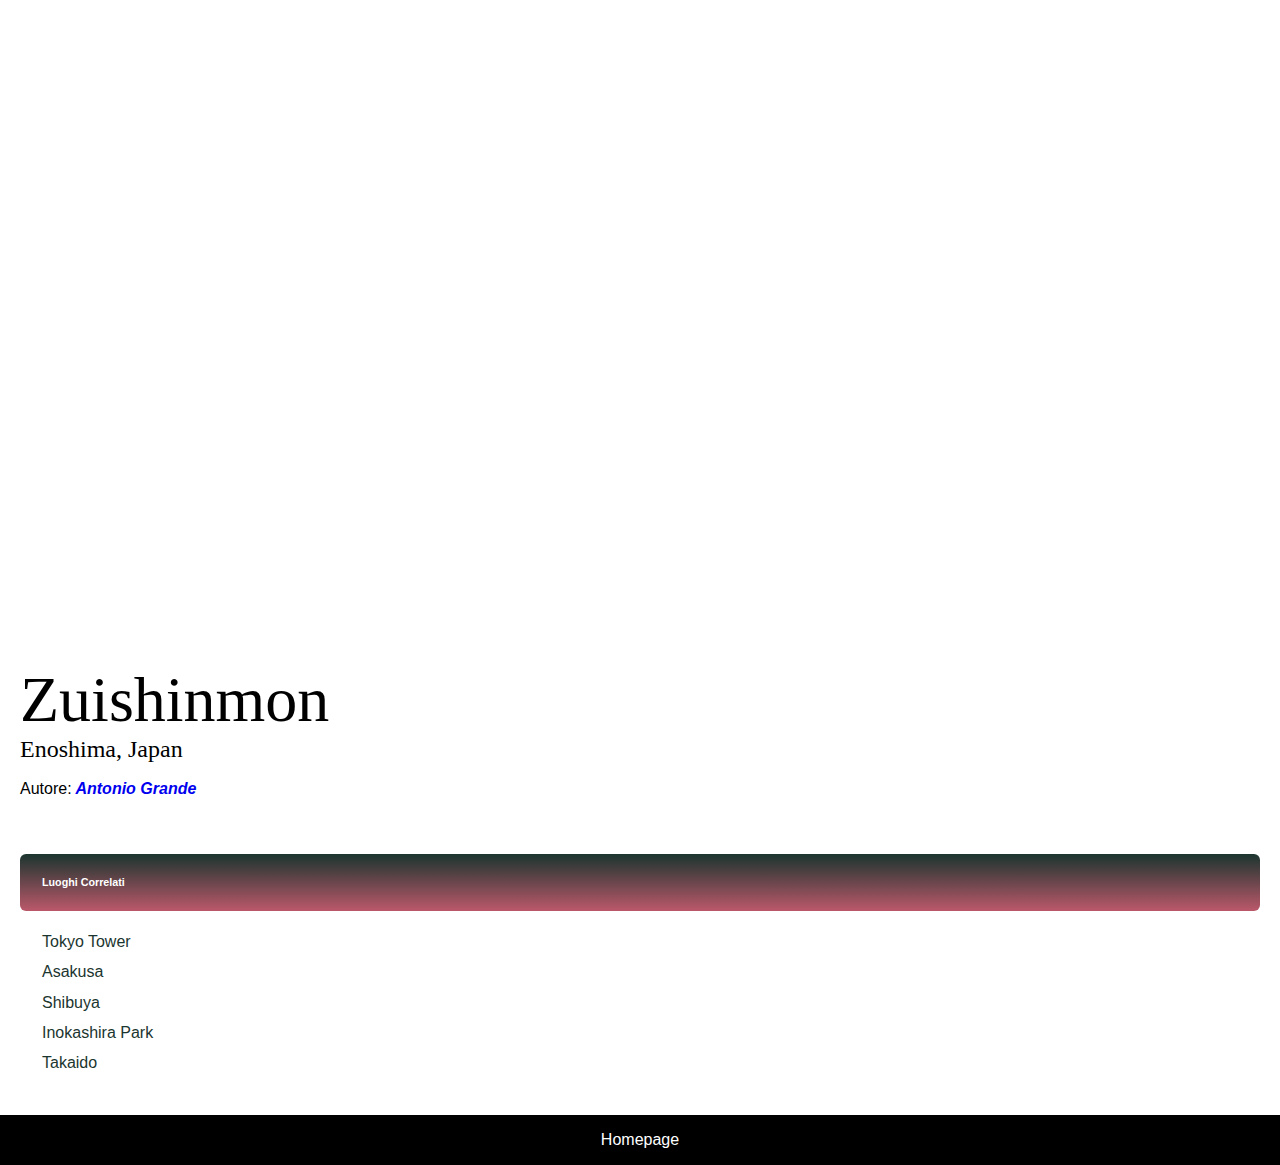
<file: css-challenge/index.html>
<!DOCTYPE html>
<html lang="it">
<head>
    <meta charset="UTF-8">
    <meta name="viewport" content="width=device-width, initial-scale=1.0">
    <title>CSS challenge</title>
   <link rel="stylesheet" href="style.css" />
</head>
<body>
    <div class="main-section">
        
        <div class="image-container"></div>
    

        <h1>Zuishinmon</h1>
        <h3>Enoshima, Japan</h3>
        <p>Autore:<a id="author" href="https://www.flickr.com/people/antoniogrande/"> Antonio Grande </a></p>
        <h6>Luoghi Correlati</h6>
        
        <ul id ="places">
            <li><a class="japan" href="/tokyo-tower.html">Tokyo Tower</a></li>
            <li><a class="japan" href="/asakusa.html">Asakusa</a></li>
            <li><a class="japan" href="/shibuya.html">Shibuya</a></li>
            <li><a class="japan" href="/inokashira.html">Inokashira Park</a></li>
            <li><a class="japan" href="/takaido.html">Takaido</a></li>
        </ul>

    </div>
    
</body>
<footer><a id="index" href="/index.html">Homepage</a></footer>
</html>
</file>
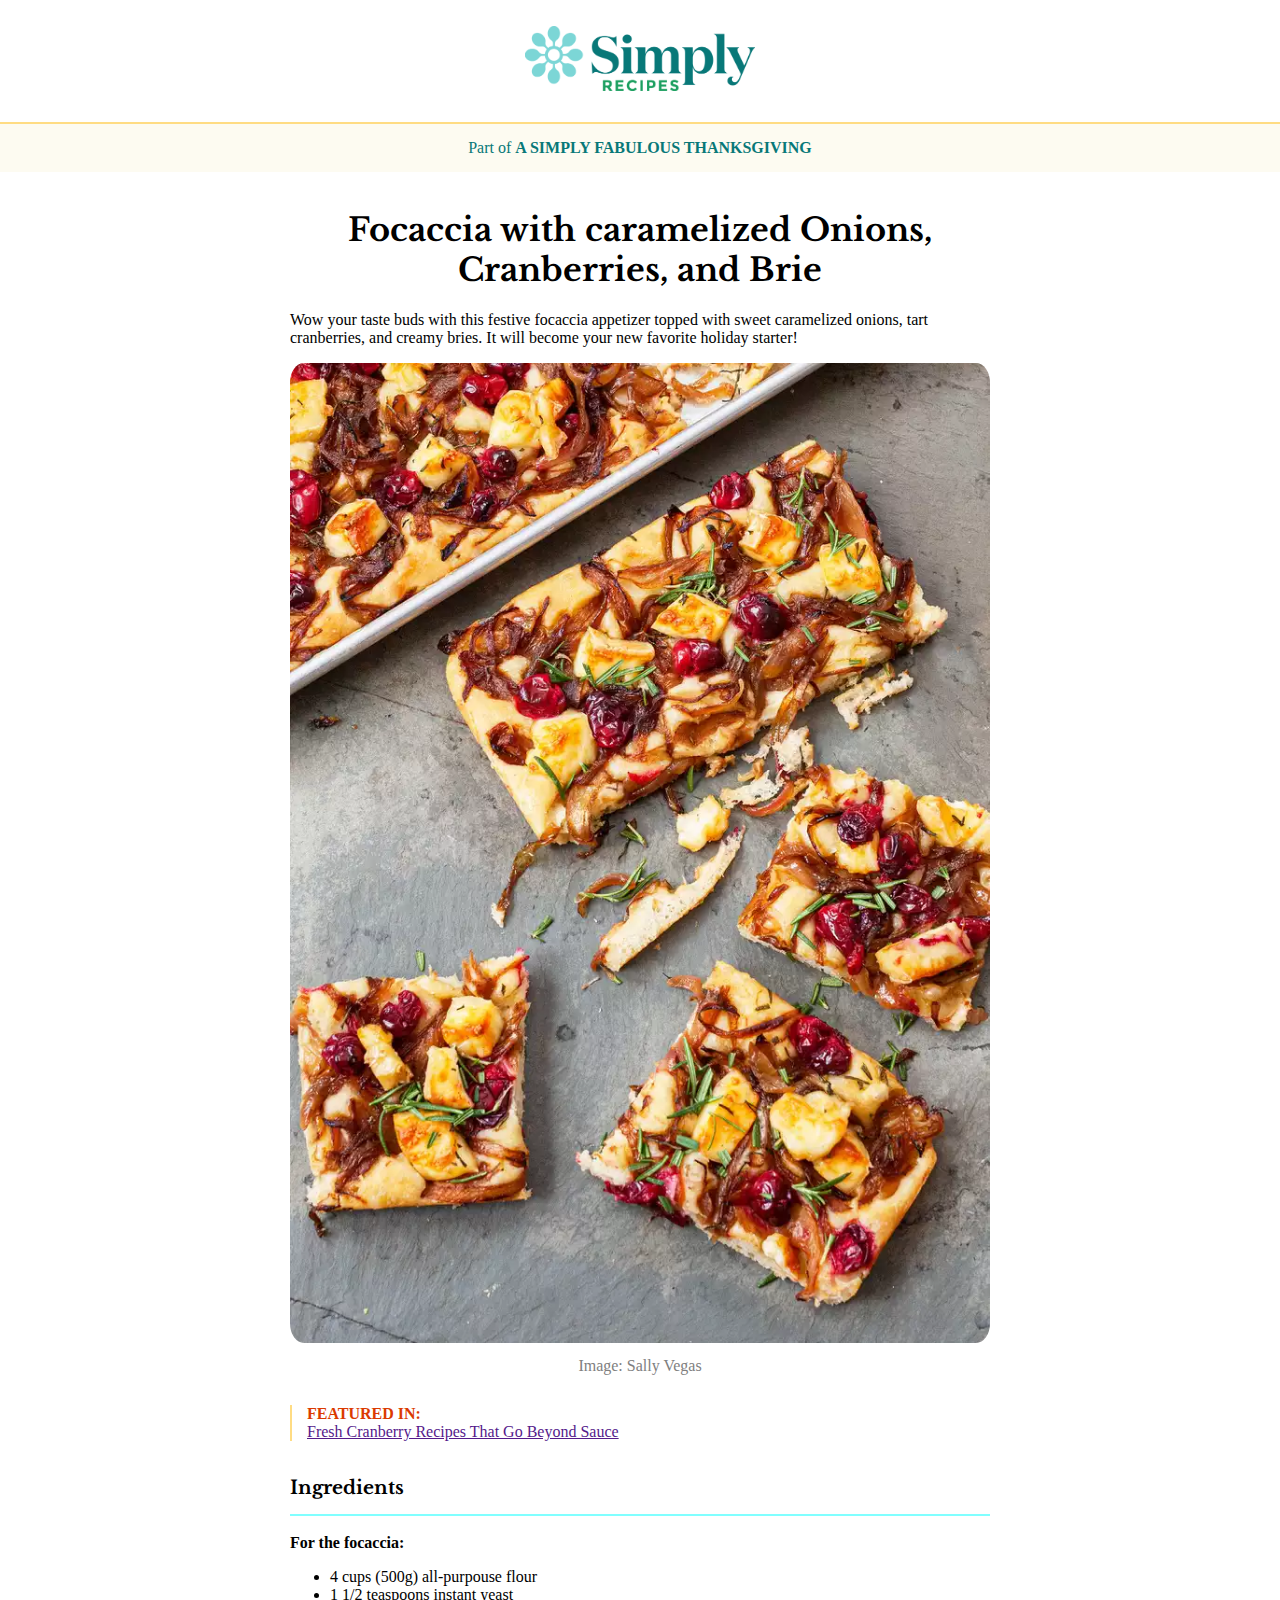
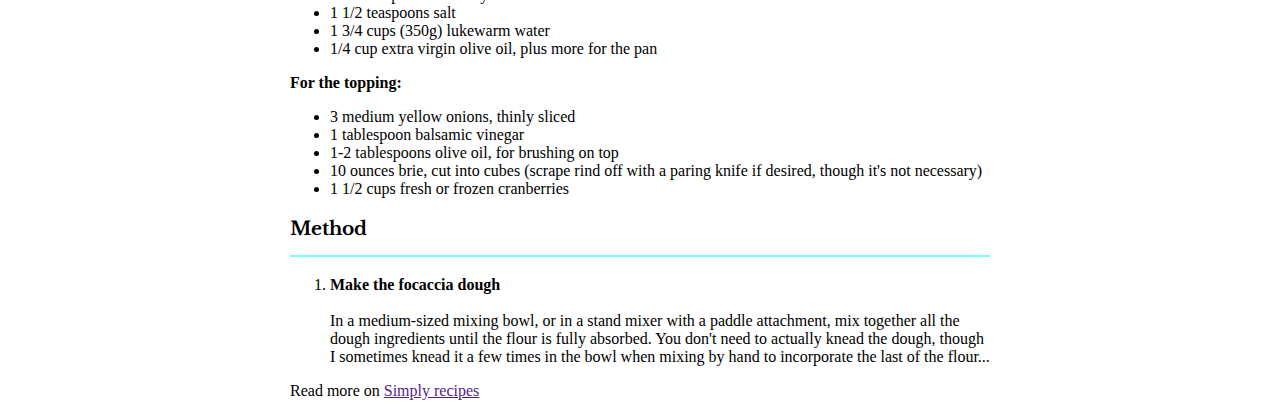
<file: W1_D2/index.html>
<!DOCTYPE html>
<html lang="en">

<head>
    <meta charset="UTF-8">
    <meta name="viewport" content="width=device-width, initial-scale=1.0">
    <title>Simply Recipes</title>
    <link rel="stylesheet" href="style.css" />
</head>

<body>
    <div id="top">
        <img id="logo" src="assets\Simply_Recipes_Logo_-_2021.png" alt=logo_simply />
        <p class="nav">Part of <strong>A SIMPLY FABULOUS THANKSGIVING </strong></p>
    </div>
    <main>
        <div id="main-content">

            <div class="middle">
                <h1>Focaccia with caramelized Onions, Cranberries, and Brie</h1>
                <p>Wow your taste buds with this festive focaccia appetizer topped with sweet caramelized onions, tart
                    cranberries,
                    and creamy bries. It will become your new favorite holiday starter!</p>
                <img id="core-img" src="assets/focaccia.webp" alt="focaccia_img"/>
                <figcaption id="caption">Image: Sally Vegas</figcaption>
            </div>
            <p id="featured"><strong>FEATURED IN:</strong>
                <br>
                <a href="">Fresh Cranberry Recipes That Go Beyond Sauce</a>
            </p>
        </div>


        <div class="ingredients">
            <h3>Ingredients</h3>
            <p><strong>For the focaccia:</strong></p>
            <ul>
                <li>4 cups (500g) all-purpouse flour</li>
                <li>1 1/2 teaspoons instant yeast</li>
                <li>1 1/2 teaspoons salt</li>
                <li>1 3/4 cups (350g) lukewarm water</li>
                <li>1/4 cup extra virgin olive oil, plus more for the pan</li>
            </ul>
            <p><strong>For the topping:</strong></p>
            <ul>
                <li>3 medium yellow onions, thinly sliced</li>
                <li>1 tablespoon balsamic vinegar</li>
                <li>1-2 tablespoons olive oil, for brushing on top</li>
                <li>10 ounces brie, cut into cubes (scrape rind off with a paring knife if desired, though it's not
                    necessary)</li>
                <li>1 1/2 cups fresh or frozen cranberries</li>
            </ul>
        </div>
        <div class="method">
            <h3>Method</h3>
            <ol>
                <li><strong>Make the focaccia dough</strong></li>
                <br>
                In a medium-sized mixing bowl, or in a stand mixer with a paddle attachment, mix together all the
                dough ingredients until the flour is fully absorbed. You don't need to actually knead the dough,
                though I sometimes knead it a few times in the bowl when mixing by hand to incorporate the last of the
                flour...
            </ol>
            <p>Read more on <a href="">Simply recipes</a></p>
        </div>
    </main>
</body>

</html>
</file>
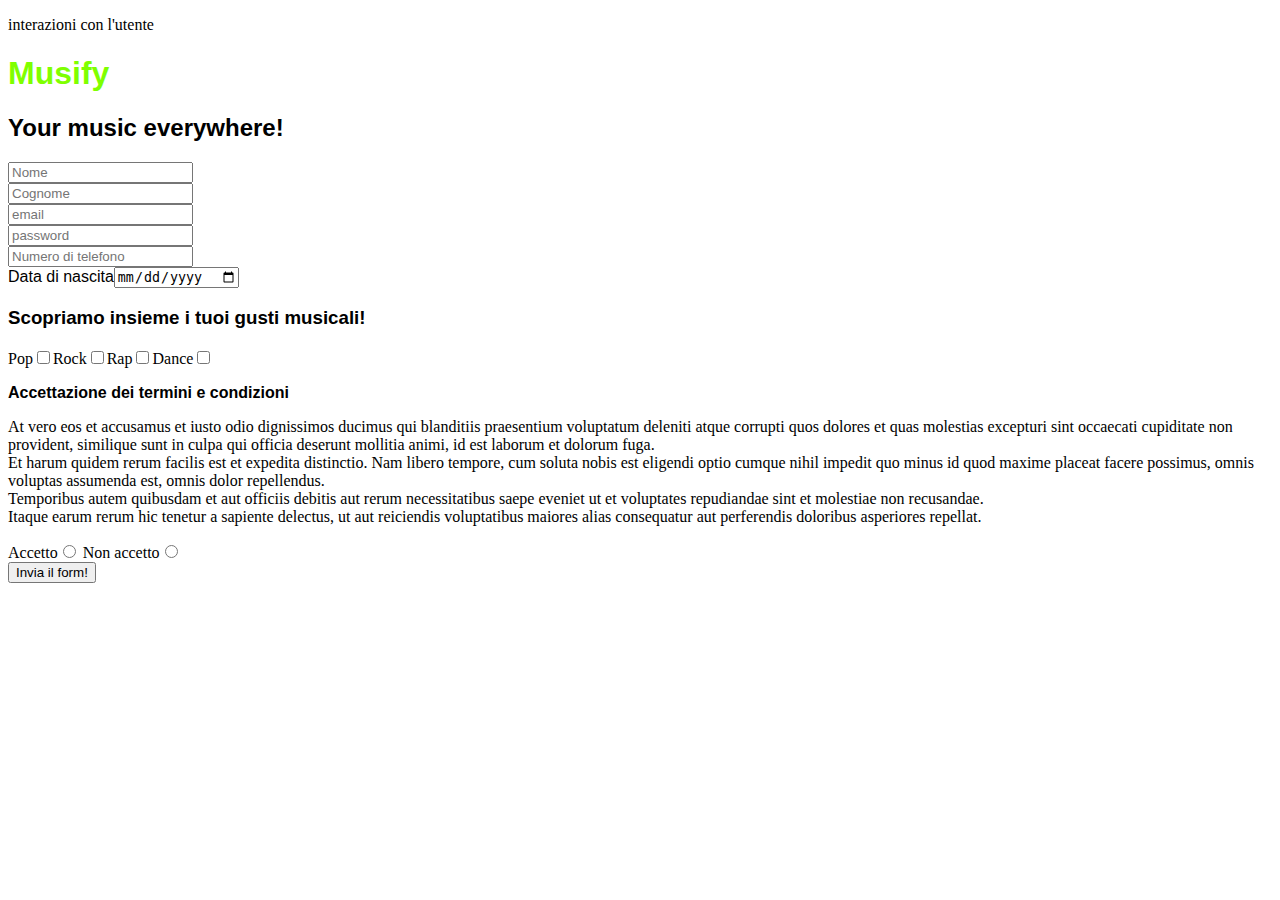
<file: index_2.html>
<!DOCTYPE html>
<html lang="it">
<head>
    <meta charset="UTF-8">
    <meta name="viewport" content="width=device-width, initial-scale=1.0">
    <title>interazioni</title>
</head>
    <body>
        <p>interazioni con l'utente</p>
        <h1 style="color: chartreuse; font-family: Verdana, Geneva, Tahoma, sans-serif;" >Musify</h1>
        <h2 style="font-family: Verdana, Geneva, Tahoma, sans-serif;">Your music everywhere!</h2>
        <form onsubmit="alert('Form inviato!')">  
                <div>
                <input type="text" placeholder="Nome"/>
                </div>
                <div>
                    <input type="text" placeholder="Cognome"/>
                </div>
                <div>
                    <input type="email" placeholder="email"/>
                </div>
                <div>
                    <input type="password" placeholder="password"/>
                </div>          
                <div>
                    <input type="number" placeholder="Numero di telefono"/>
                </div>
                <div>
                    <span style="font-family: Verdana, Geneva, Tahoma, sans-serif;">Data di nascita</span><input type="date"/>
                </div>
            <h3 style="font-family: Verdana, Geneva, Tahoma, sans-serif;">Scopriamo insieme i tuoi gusti musicali!</h3>
                <div>
                    <span>Pop<input type="checkbox"/>Rock<input type="checkbox"/>Rap<input type="checkbox"/>Dance<input type="checkbox"/></span>
                    <br>
                    <p style="font-family: Verdana, Geneva, Tahoma, sans-serif; font-weight: bold;">
                        Accettazione dei termini e condizioni
                    </p>
                    <p>
                        At vero eos et accusamus et iusto odio dignissimos ducimus qui blanditiis praesentium voluptatum deleniti atque corrupti quos dolores et quas molestias excepturi sint occaecati cupiditate non provident, similique sunt in culpa qui officia deserunt mollitia animi, id est laborum et dolorum fuga.
                        <br>
                        Et harum quidem rerum facilis est et expedita distinctio. Nam libero tempore, cum soluta nobis est eligendi optio cumque nihil impedit quo minus id quod maxime placeat facere possimus, omnis voluptas assumenda est, omnis dolor repellendus.
                        <br>
                        Temporibus autem quibusdam et aut officiis debitis aut rerum necessitatibus saepe eveniet ut et voluptates repudiandae sint et molestiae non recusandae.
                        <br>
                        Itaque earum rerum hic tenetur a sapiente delectus, ut aut reiciendis voluptatibus maiores alias consequatur aut perferendis doloribus asperiores repellat.
                    </p>
                    <span>Accetto<input type="radio"/>
                        Non accetto<input type="radio"/>
                    </span>
                    <br>
                    <button type="submit">Invia il form!</button>
                </div>
        </form>  
    </body>
</html>
</file>
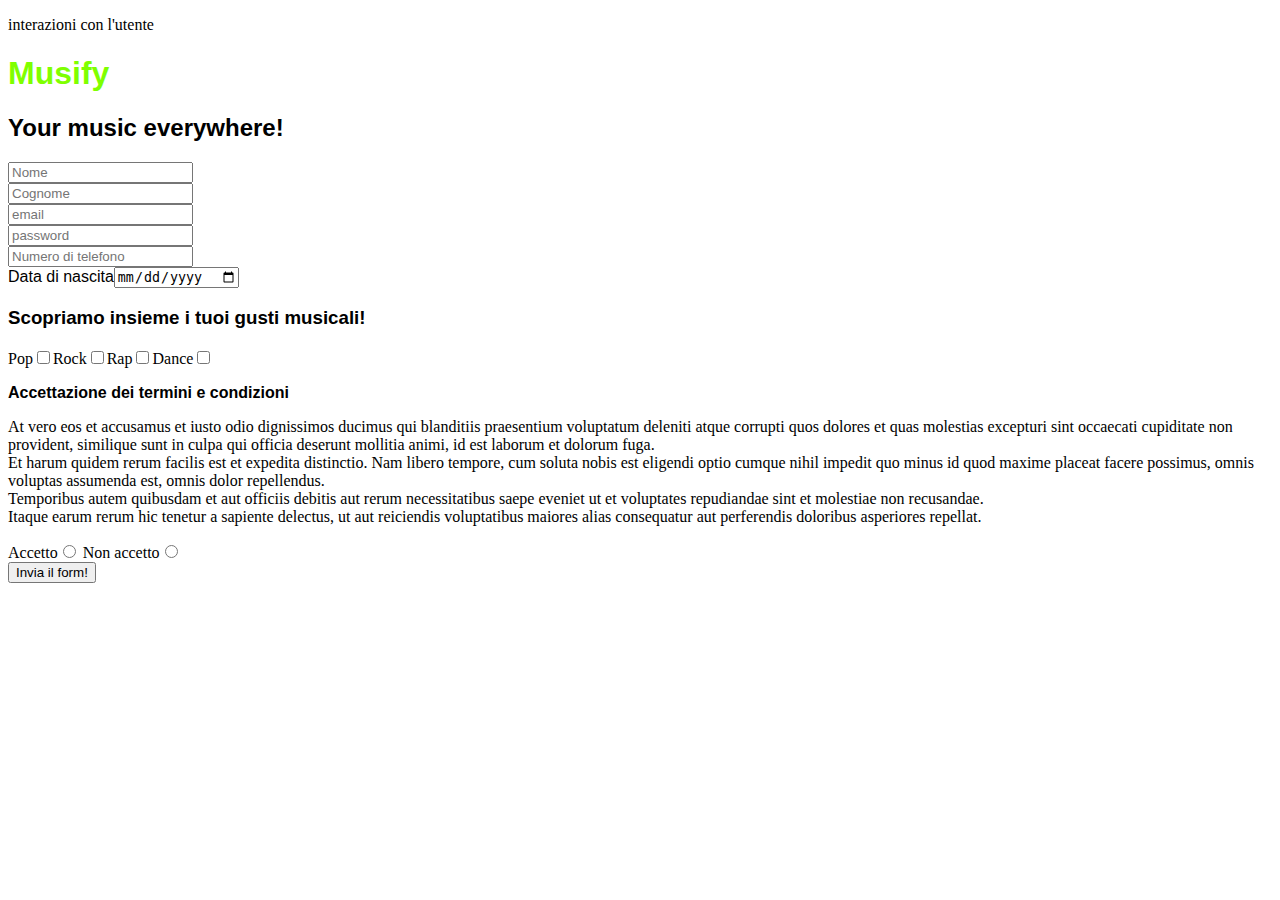
<file: interazione_con_utente.html>
<!DOCTYPE html>
<html lang="it">
<head>
    <meta charset="UTF-8">
    <meta name="viewport" content="width=device-width, initial-scale=1.0">
    <title>interazioni</title>
</head>
    <body>
        <p>interazioni con l'utente</p>
        <h1 style="color: chartreuse; font-family: Verdana, Geneva, Tahoma, sans-serif;" >Musify</h1>
        <h2 style="font-family: Verdana, Geneva, Tahoma, sans-serif;">Your music everywhere!</h2>
        <form onsubmit="alert('Form inviato!')">  
                <div>
                <input type="text" placeholder="Nome"/>
                </div>
                <div>
                    <input type="text" placeholder="Cognome"/>
                </div>
                <div>
                    <input type="email" placeholder="email"/>
                </div>
                <div>
                    <input type="password" placeholder="password"/>
                </div>          
                <div>
                    <input type="number" placeholder="Numero di telefono"/>
                </div>
                <div>
                    <span style="font-family: Verdana, Geneva, Tahoma, sans-serif;">Data di nascita</span><input type="date"/>
                </div>
            <h3 style="font-family: Verdana, Geneva, Tahoma, sans-serif;">Scopriamo insieme i tuoi gusti musicali!</h3>
                <div>
                    <span>Pop<input type="checkbox"/>Rock<input type="checkbox"/>Rap<input type="checkbox"/>Dance<input type="checkbox"/></span>
                    <br>
                    <p style="font-family: Verdana, Geneva, Tahoma, sans-serif; font-weight: bold;">
                        Accettazione dei termini e condizioni
                    </p>
                    <p>
                        At vero eos et accusamus et iusto odio dignissimos ducimus qui blanditiis praesentium voluptatum deleniti atque corrupti quos dolores et quas molestias excepturi sint occaecati cupiditate non provident, similique sunt in culpa qui officia deserunt mollitia animi, id est laborum et dolorum fuga.
                        <br>
                        Et harum quidem rerum facilis est et expedita distinctio. Nam libero tempore, cum soluta nobis est eligendi optio cumque nihil impedit quo minus id quod maxime placeat facere possimus, omnis voluptas assumenda est, omnis dolor repellendus.
                        <br>
                        Temporibus autem quibusdam et aut officiis debitis aut rerum necessitatibus saepe eveniet ut et voluptates repudiandae sint et molestiae non recusandae.
                        <br>
                        Itaque earum rerum hic tenetur a sapiente delectus, ut aut reiciendis voluptatibus maiores alias consequatur aut perferendis doloribus asperiores repellat.
                    </p>
                    <span>Accetto<input type="radio"/>
                        Non accetto<input type="radio"/>
                    </span>
                    <br>
                    <button type="submit">Invia il form!</button>
                </div>
        </form>  
    </body>
</html>
</file>
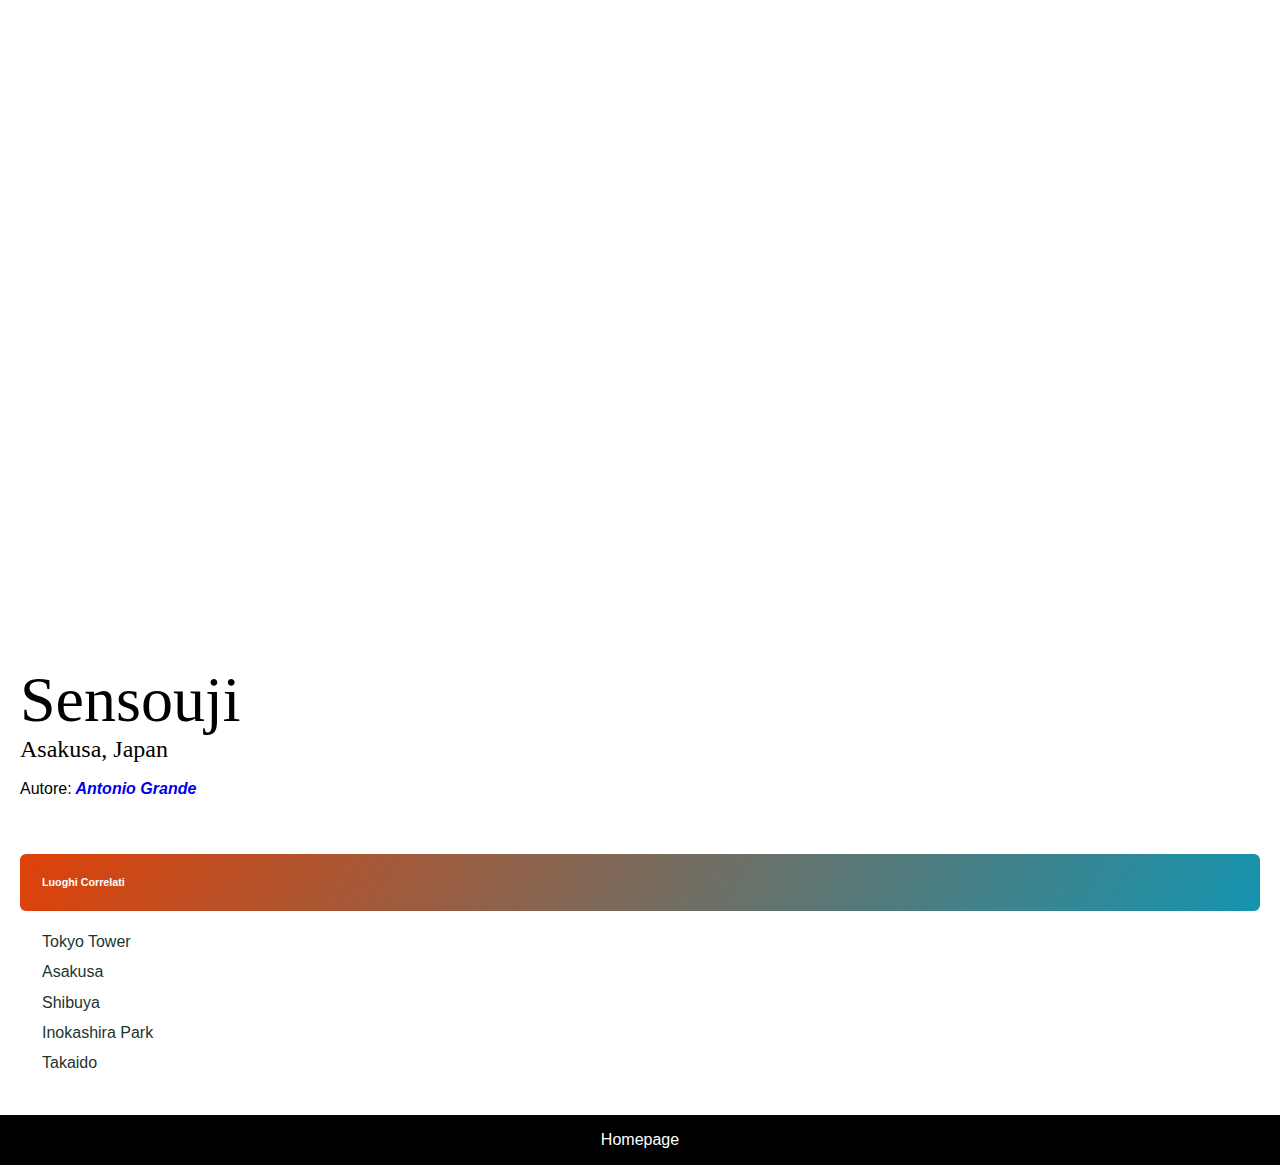
<file: css-challenge/asakusa.html>
<!DOCTYPE html>
<html lang="it">
<head>
    <meta charset="UTF-8">
    <meta name="viewport" content="width=device-width, initial-scale=1.0">
    <title>CSS challenge</title>
   <link rel="stylesheet" href="style.css" />
</head>
<body>
    <div class="main-section">
        
        <div class="image-container3"></div>
    

        <h1>Sensouji</h1>
        <h3>Asakusa, Japan</h3>
        <p>Autore:<a id="author" href="https://www.flickr.com/people/antoniogrande/"> Antonio Grande </a></p>
        <h6 id="asakusa">Luoghi Correlati</h6>
        
        <ul id ="places">
            <li><a class="japan" href="/tokyo-tower.html">Tokyo Tower</a></li>
            <li><a class="japan" href="/asakusa.html">Asakusa</a></li>
            <li><a class="japan" href="/shibuya.html">Shibuya</a></li>
            <li><a class="japan" href="/inokashira.html">Inokashira Park</a></li>
            <li><a class="japan" href="/takaido.html">Takaido</a></li>
        </ul>

    </div>
    
</body>
<footer><a id="index" href="/index.html">Homepage</a></footer>
</html>
</file>
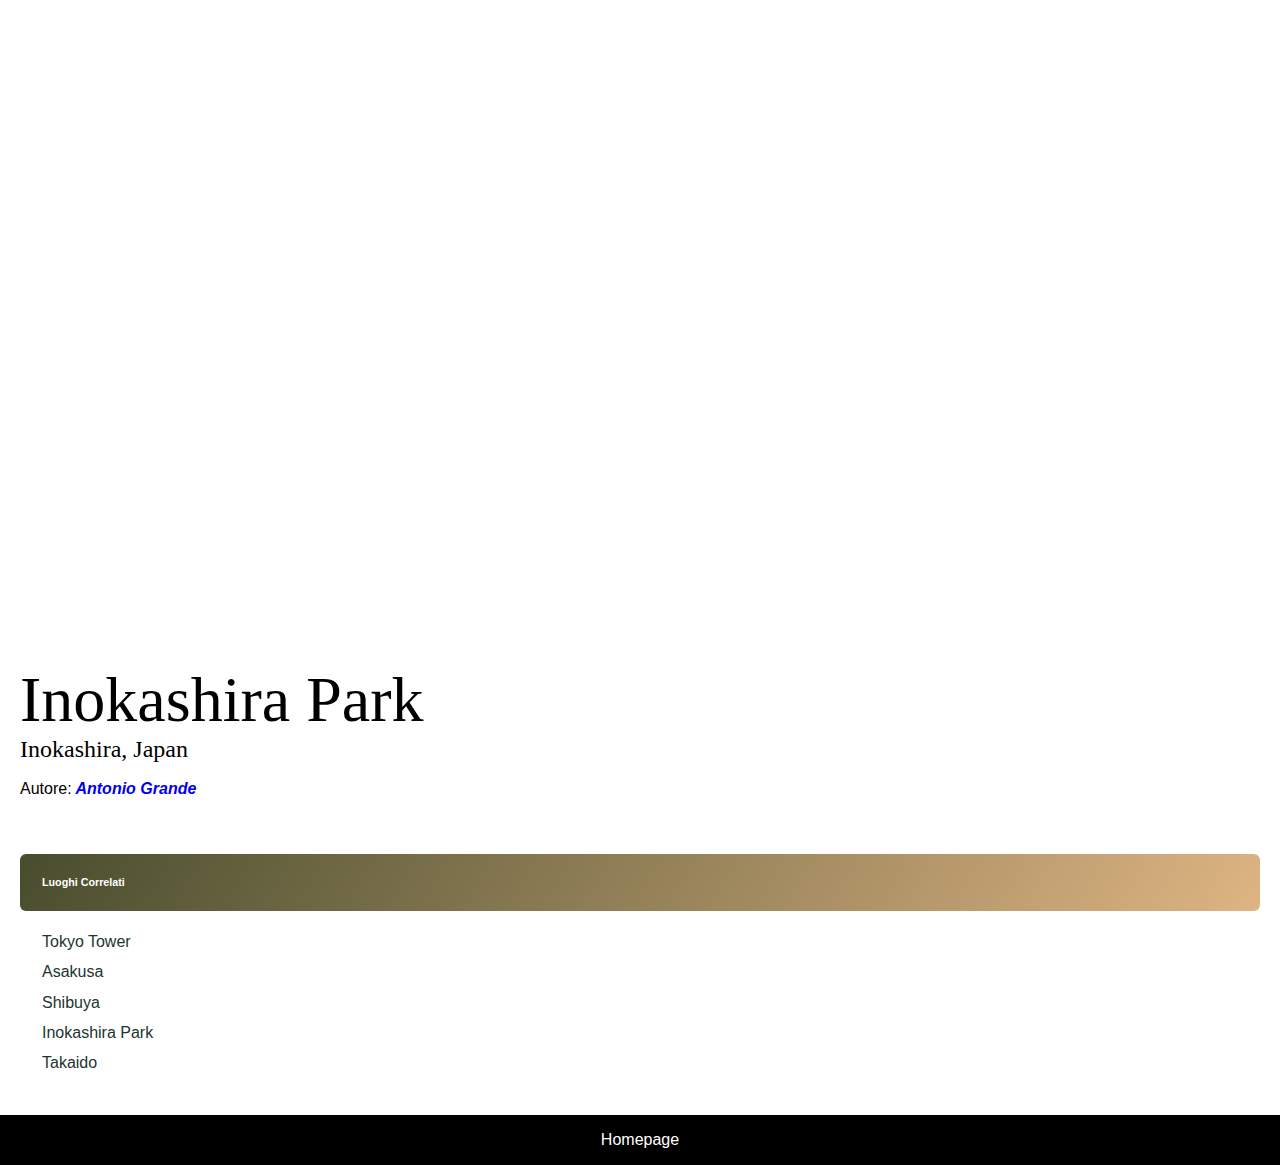
<file: css-challenge/inokashira.html>
<!DOCTYPE html>
<html lang="it">
<head>
    <meta charset="UTF-8">
    <meta name="viewport" content="width=device-width, initial-scale=1.0">
    <title>CSS challenge</title>
   <link rel="stylesheet" href="style.css" />
</head>
<body>
    <div class="main-section">
        
        <div class="image-container5"></div>
    

        <h1>Inokashira Park</h1>
        <h3>Inokashira, Japan</h3>
        <p>Autore:<a id="author" href="https://www.flickr.com/people/antoniogrande/"> Antonio Grande </a></p>
        <h6 id="inokashira">Luoghi Correlati</h6>
        
        <ul id ="places">
            <li><a class="japan" href="/tokyo-tower.html">Tokyo Tower</a></li>
            <li><a class="japan" href="/asakusa.html">Asakusa</a></li>
            <li><a class="japan" href="/shibuya.html">Shibuya</a></li>
            <li><a class="japan" href="/inokashira.html">Inokashira Park</a></li>
            <li><a class="japan" href="/takaido.html">Takaido</a></li>
        </ul>

    </div>
    
</body>
<footer><a id="index" href="/index.html">Homepage</a></footer>
</html>
</file>
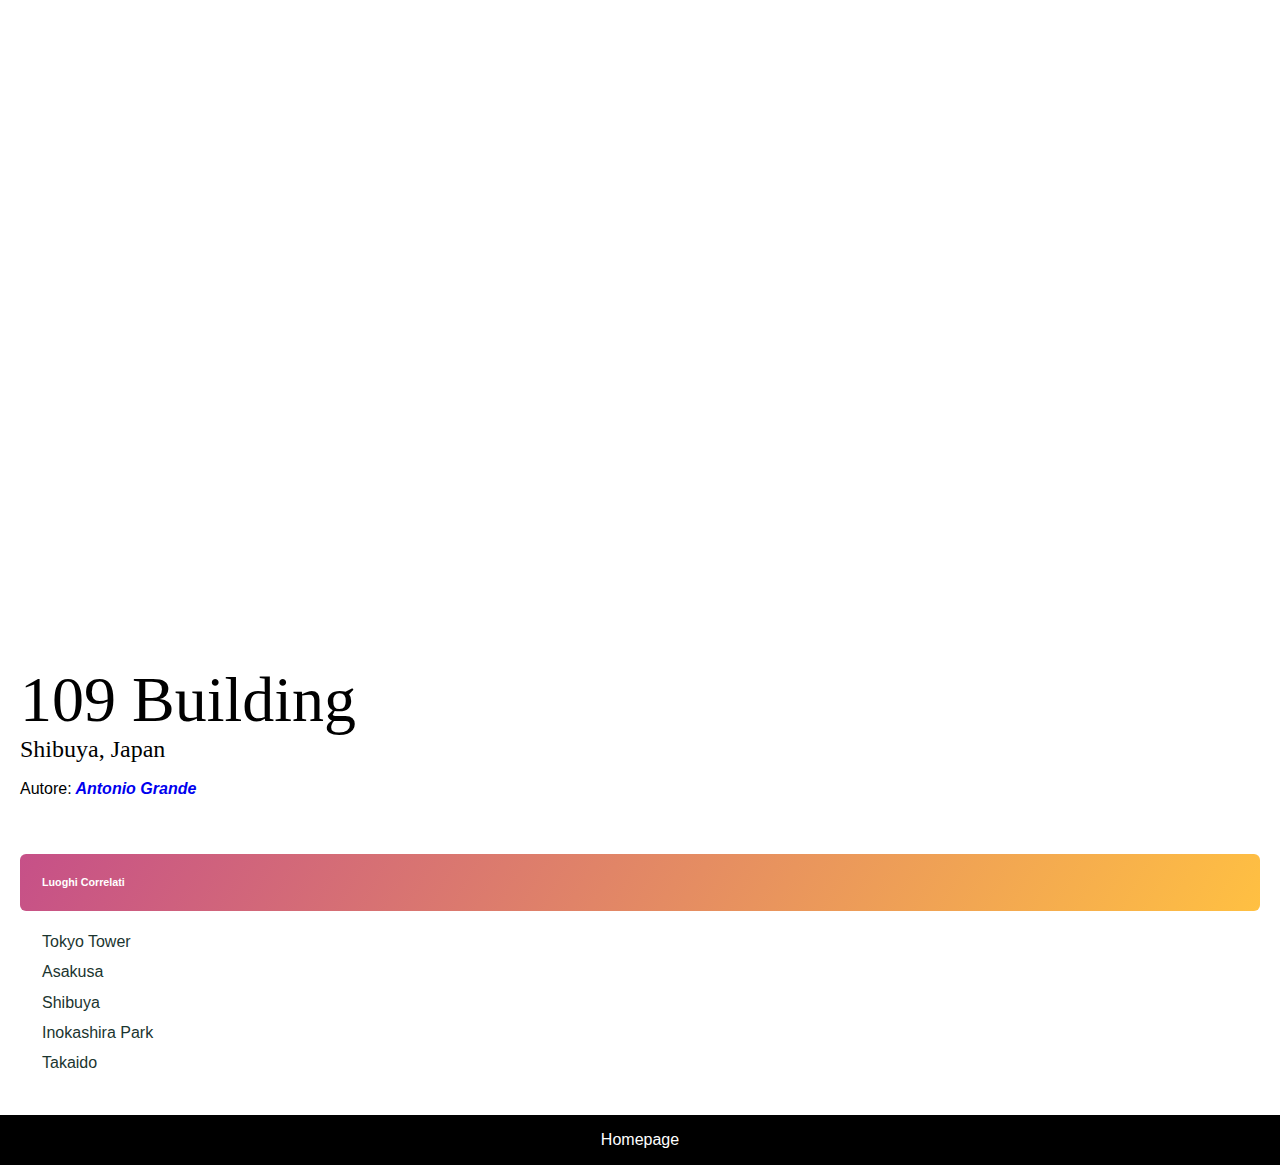
<file: css-challenge/shibuya.html>
<!DOCTYPE html>
<html lang="it">
<head>
    <meta charset="UTF-8">
    <meta name="viewport" content="width=device-width, initial-scale=1.0">
    <title>CSS challenge</title>
   <link rel="stylesheet" href="style.css" />
</head>
<body>
    <div class="main-section">
        
        <div class="image-container4"></div>
    

        <h1>109 Building</h1>
        <h3>Shibuya, Japan</h3>
        <p>Autore:<a id="author" href="https://www.flickr.com/people/antoniogrande/"> Antonio Grande </a></p>
        <h6 id="shibuya">Luoghi Correlati</h6>
        
        <ul id ="places">
            <li><a class="japan" href="/tokyo-tower.html">Tokyo Tower</a></li>
            <li><a class="japan" href="/asakusa.html">Asakusa</a></li>
            <li><a class="japan" href="/shibuya.html">Shibuya</a></li>
            <li><a class="japan" href="/inokashira.html">Inokashira Park</a></li>
            <li><a class="japan" href="/takaido.html">Takaido</a></li>
        </ul>

    </div>
    
</body>
<footer><a id="index" href="/index.html">Homepage</a></footer>
</html>
</file>
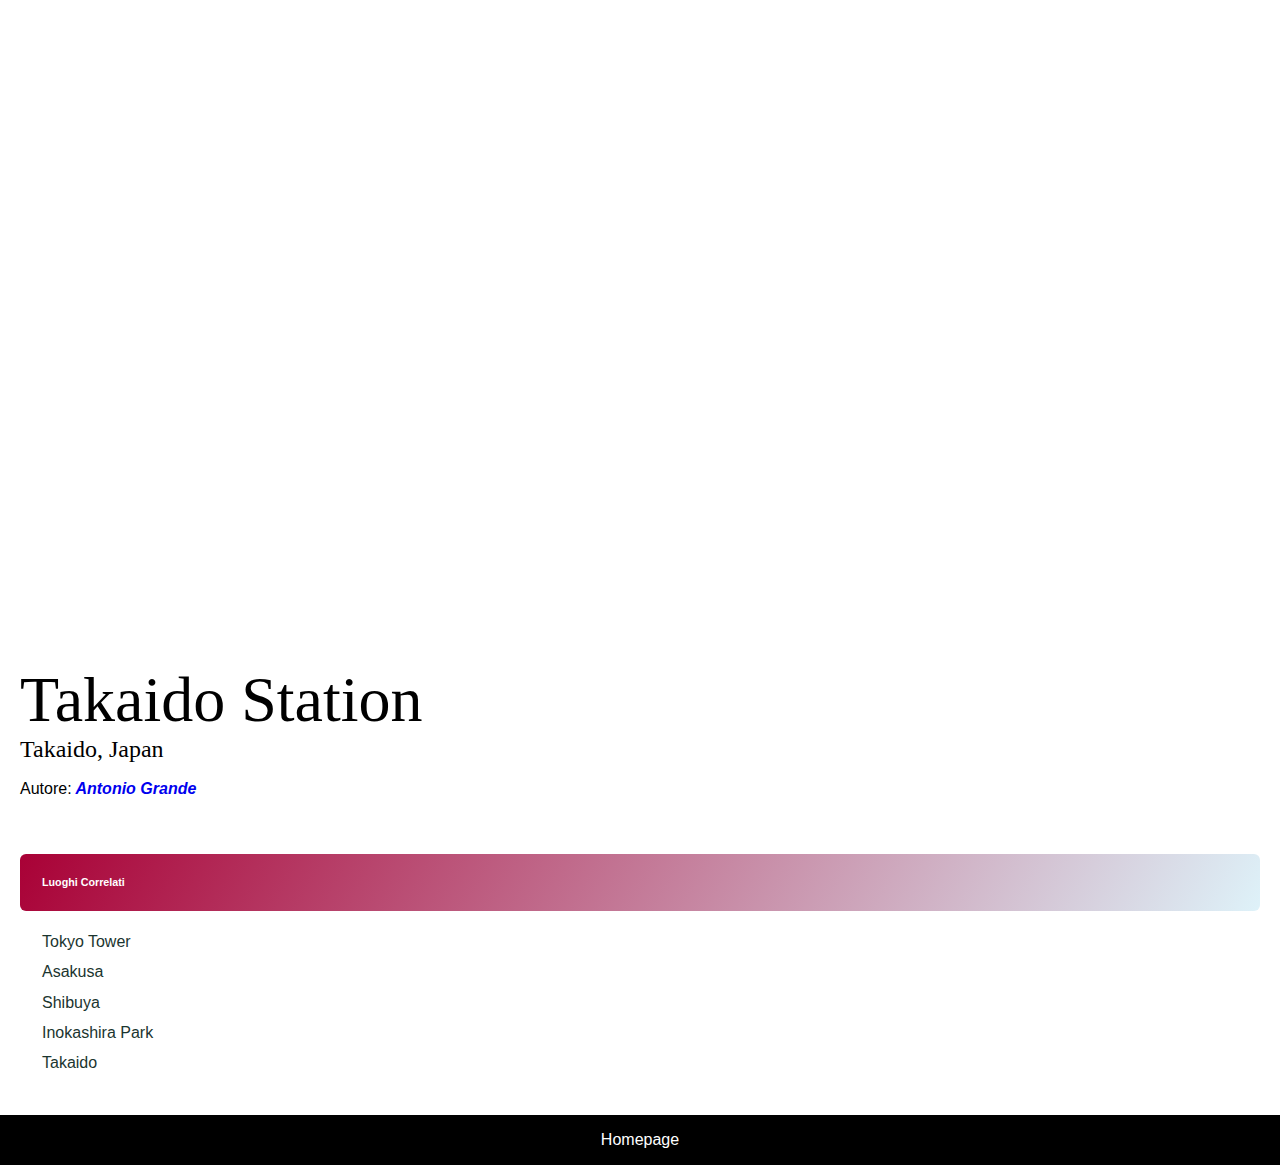
<file: css-challenge/takaido.html>
<!DOCTYPE html>
<html lang="it">
<head>
    <meta charset="UTF-8">
    <meta name="viewport" content="width=device-width, initial-scale=1.0">
    <title>CSS challenge</title>
   <link rel="stylesheet" href="style.css" />
</head>
<body>
    <div class="main-section">
        
        <div class="image-container5"></div>
    

        <h1>Takaido Station</h1>
        <h3>Takaido, Japan</h3>
        <p>Autore:<a id="author" href="https://www.flickr.com/people/antoniogrande/"> Antonio Grande </a></p>
        <h6 id="takaido">Luoghi Correlati</h6>
        
        <ul id ="places">
            <li><a class="japan" href="/tokyo-tower.html">Tokyo Tower</a></li>
            <li><a class="japan" href="/asakusa.html">Asakusa</a></li>
            <li><a class="japan" href="/shibuya.html">Shibuya</a></li>
            <li><a class="japan" href="/inokashira.html">Inokashira Park</a></li>
            <li><a class="japan" href="/takaido.html">Takaido</a></li>
        </ul>

    </div>
    
</body>
<footer><a id="index" href="/index.html">Homepage</a></footer>
</html>
</file>
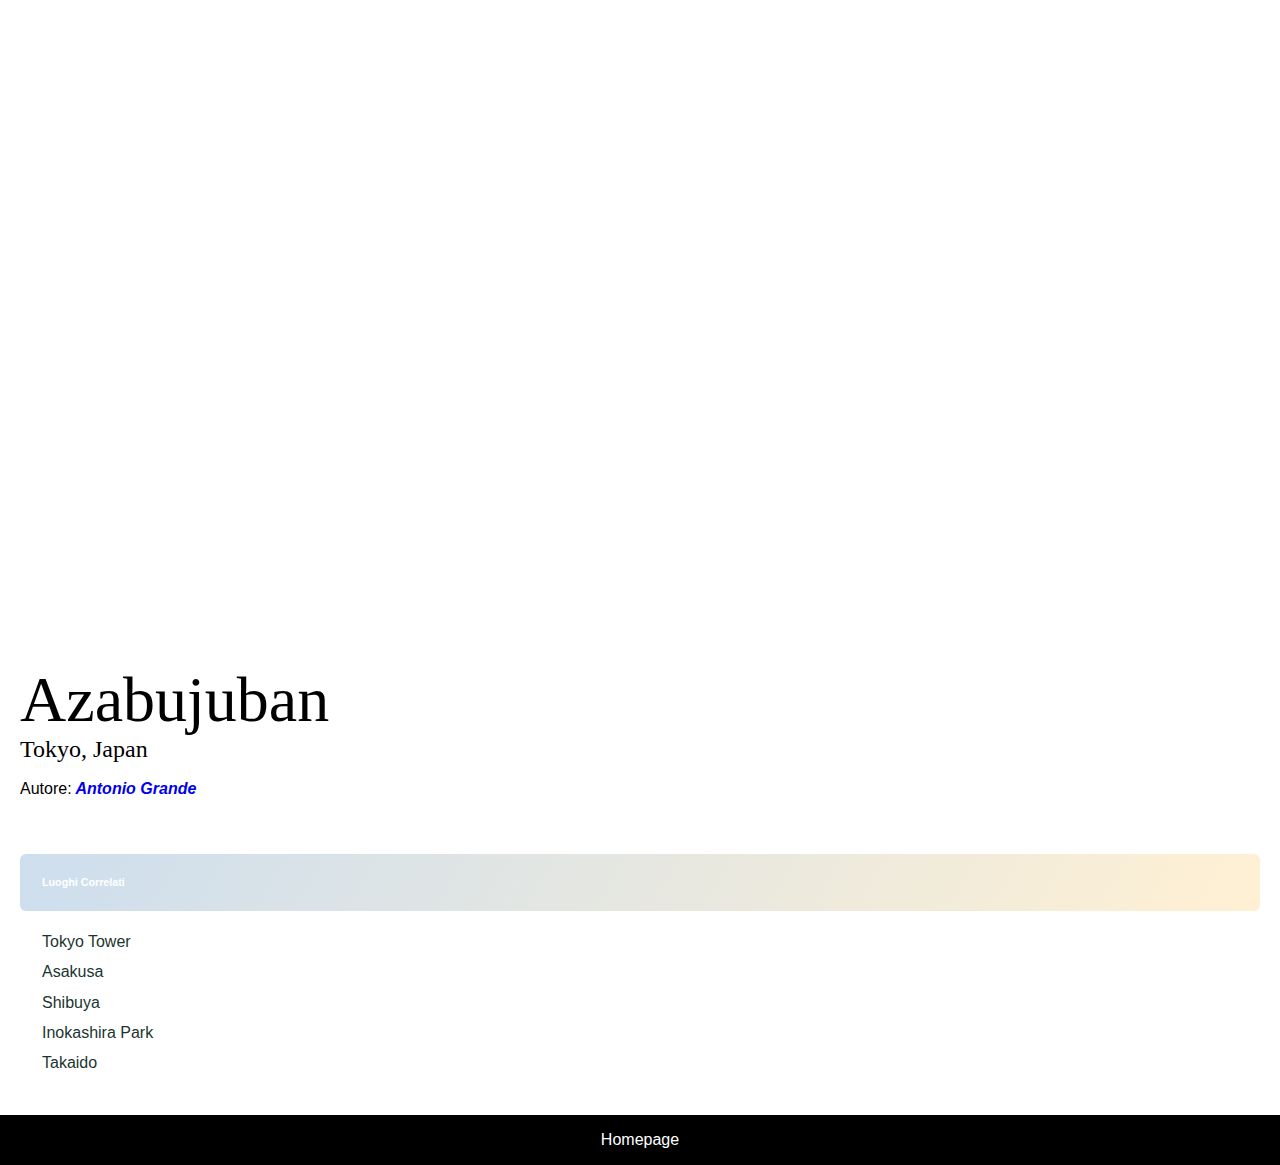
<file: css-challenge/tokyo-tower.html>
<!DOCTYPE html>
<html lang="it">
<head>
    <meta charset="UTF-8">
    <meta name="viewport" content="width=device-width, initial-scale=1.0">
    <title>CSS challenge</title>
   <link rel="stylesheet" href="style.css" />
</head>
<body>
    <div class="main-section">
        
        <div class="image-container2"></div>
    

        <h1>Azabujuban</h1>
        <h3>Tokyo, Japan</h3>
        <p>Autore:<a id="author" href="https://www.flickr.com/people/antoniogrande/"> Antonio Grande </a></p>
        <h6 id="tokyo-gradient">Luoghi Correlati</h6>
        
        <ul id ="places">
            <li><a class="japan" href="/tokyo-tower.html">Tokyo Tower</a></li>
            <li><a class="japan" href="/asakusa.html">Asakusa</a></li>
            <li><a class="japan" href="/shibuya.html">Shibuya</a></li>
            <li><a class="japan" href="/inokashira.html">Inokashira Park</a></li>
            <li><a class="japan" href="/takaido.html">Takaido</a></li>
        </ul>

    </div>
    
</body>
<footer><a id="index" href="/index.html">Homepage</a></footer>
</html>
</file>
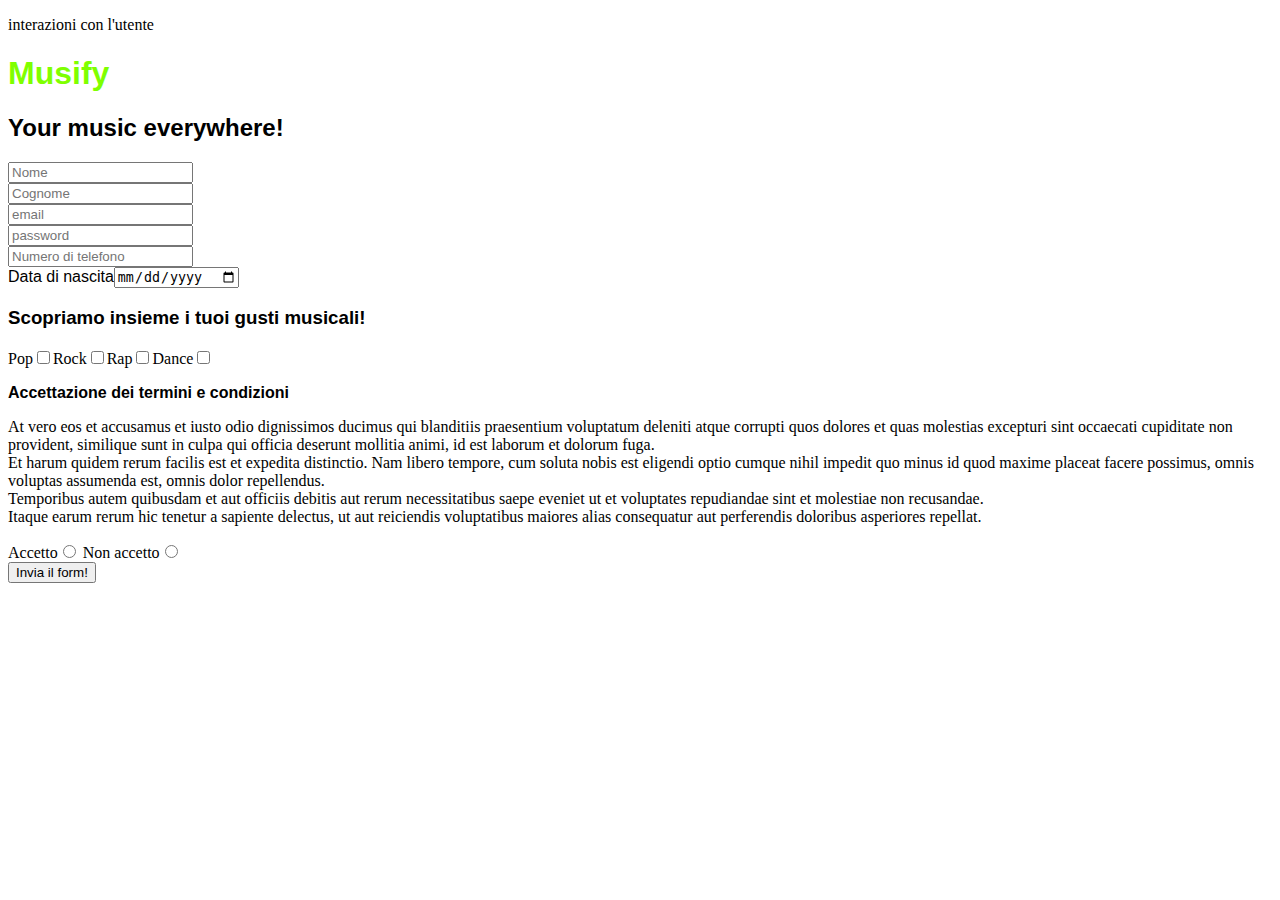
<file: Modulo_0/interazione_con_utente.html>
<!DOCTYPE html>
<html lang="it">
<head>
    <meta charset="UTF-8">
    <meta name="viewport" content="width=device-width, initial-scale=1.0">
    <title>interazioni</title>
</head>
    <body>
        <p>interazioni con l'utente</p>
        <h1 style="color: chartreuse; font-family: Verdana, Geneva, Tahoma, sans-serif;" >Musify</h1>
        <h2 style="font-family: Verdana, Geneva, Tahoma, sans-serif;">Your music everywhere!</h2>
        <form onsubmit="alert('Form inviato!')">  
                <div>
                <input type="text" placeholder="Nome"/>
                </div>
                <div>
                    <input type="text" placeholder="Cognome"/>
                </div>
                <div>
                    <input type="email" placeholder="email"/>
                </div>
                <div>
                    <input type="password" placeholder="password"/>
                </div>          
                <div>
                    <input type="number" placeholder="Numero di telefono"/>
                </div>
                <div>
                    <span style="font-family: Verdana, Geneva, Tahoma, sans-serif;">Data di nascita</span><input type="date"/>
                </div>
            <h3 style="font-family: Verdana, Geneva, Tahoma, sans-serif;">Scopriamo insieme i tuoi gusti musicali!</h3>
                <div>
                    <span>Pop<input type="checkbox"/>Rock<input type="checkbox"/>Rap<input type="checkbox"/>Dance<input type="checkbox"/></span>
                    <br>
                    <p style="font-family: Verdana, Geneva, Tahoma, sans-serif; font-weight: bold;">
                        Accettazione dei termini e condizioni
                    </p>
                    <p>
                        At vero eos et accusamus et iusto odio dignissimos ducimus qui blanditiis praesentium voluptatum deleniti atque corrupti quos dolores et quas molestias excepturi sint occaecati cupiditate non provident, similique sunt in culpa qui officia deserunt mollitia animi, id est laborum et dolorum fuga.
                        <br>
                        Et harum quidem rerum facilis est et expedita distinctio. Nam libero tempore, cum soluta nobis est eligendi optio cumque nihil impedit quo minus id quod maxime placeat facere possimus, omnis voluptas assumenda est, omnis dolor repellendus.
                        <br>
                        Temporibus autem quibusdam et aut officiis debitis aut rerum necessitatibus saepe eveniet ut et voluptates repudiandae sint et molestiae non recusandae.
                        <br>
                        Itaque earum rerum hic tenetur a sapiente delectus, ut aut reiciendis voluptatibus maiores alias consequatur aut perferendis doloribus asperiores repellat.
                    </p>
                    <span>
                        Accetto<input type="radio" name="action"/>
                        Non accetto<input type="radio" name="action"/>
                    </span>
                    <br>
                    <button type="submit">Invia il form!</button>
                </div>
        </form>  
    </body>
</html>
</file>
<file: W1_D2/style.css>
@import url('https://fonts.googleapis.com/css2?family=Libre+Baskerville:wght@700&display=swap');

body {
    margin: 0;
    margin-top: 2%;
}

#top {
    display: flex;
    flex-direction: column;
    align-items: center;
    margin-inline: 0;
}

#top p {
    background-color: #fdfbf1;
    border-top: 2px solid #ffdc83;
    width: 100%;
    text-align: center;
    padding-block: 15px;
    color: #087878;
}

main {
    margin: auto;
    width: 700px;
}

#main-content {
    display: flex;
    align-items: center;
    flex-wrap: wrap;
}

#logo {
    width: 18%;
    margin-bottom: 15px;
}

#core-img {
    width: 100%;
    border-radius: 2%;
    display: flex;
    align-self: center;
}

h1 {
    text-align: center;
    font-family: 'Libre Baskerville', serif;
    font-weight: 700;
}

figcaption {
    text-align: center;
    margin: 2%;
    color: gray;
}

h3 {
    font-family: 'Libre Baskerville', serif;
    font-weight: 700;
    border-bottom: 2px solid rgb(128, 255, 255);
    padding-bottom: 15px;
}

#featured strong {
    color: rgb(219, 58, 0);
}

#featured {
    padding-inline: 15px;
    border-left: 2px solid #ffdc83;
}
</file>
<file: css-challenge/style.css>
/*! normalize.css v8.0.1 | MIT License | github.com/necolas/normalize.css */

/* Document
   ========================================================================== */

/**
 * 1. Correct the line height in all browsers.
 * 2. Prevent adjustments of font size after orientation changes in iOS.
 */

 html {
    line-height: 1.15; /* 1 */
    -webkit-text-size-adjust: 100%; /* 2 */
  }
  
  /* Sections
     ========================================================================== */
  
  /**
   * Remove the margin in all browsers.
   */
  
  body {
    margin: 0;
  }
  
  /**
   * Render the `main` element consistently in IE.
   */
  
  main {
    display: block;
  }
  
  /**
   * Correct the font size and margin on `h1` elements within `section` and
   * `article` contexts in Chrome, Firefox, and Safari.
   */
  
  h1 {
    font-size: 2em;
    margin: 0.67em 0;
  }
  
  /* Grouping content
     ========================================================================== */
  
  /**
   * 1. Add the correct box sizing in Firefox.
   * 2. Show the overflow in Edge and IE.
   */
  
  hr {
    box-sizing: content-box; /* 1 */
    height: 0; /* 1 */
    overflow: visible; /* 2 */
  }
  
  /**
   * 1. Correct the inheritance and scaling of font size in all browsers.
   * 2. Correct the odd `em` font sizing in all browsers.
   */
  
  pre {
    font-family: monospace, monospace; /* 1 */
    font-size: 1em; /* 2 */
  }
  
  /* Text-level semantics
     ========================================================================== */
  
  /**
   * Remove the gray background on active links in IE 10.
   */
  
  a {
    background-color: transparent;
  }
  
  /**
   * 1. Remove the bottom border in Chrome 57-
   * 2. Add the correct text decoration in Chrome, Edge, IE, Opera, and Safari.
   */
  
  abbr[title] {
    border-bottom: none; /* 1 */
    text-decoration: underline; /* 2 */
    text-decoration: underline dotted; /* 2 */
  }
  
  /**
   * Add the correct font weight in Chrome, Edge, and Safari.
   */
  
  b,
  strong {
    font-weight: bolder;
  }
  
  /**
   * 1. Correct the inheritance and scaling of font size in all browsers.
   * 2. Correct the odd `em` font sizing in all browsers.
   */
  
  code,
  kbd,
  samp {
    font-family: monospace, monospace; /* 1 */
    font-size: 1em; /* 2 */
  }
  
  /**
   * Add the correct font size in all browsers.
   */
  
  small {
    font-size: 80%;
  }
  
  /**
   * Prevent `sub` and `sup` elements from affecting the line height in
   * all browsers.
   */
  
  sub,
  sup {
    font-size: 75%;
    line-height: 0;
    position: relative;
    vertical-align: baseline;
  }
  
  sub {
    bottom: -0.25em;
  }
  
  sup {
    top: -0.5em;
  }
  
  /* Embedded content
     ========================================================================== */
  
  /**
   * Remove the border on images inside links in IE 10.
   */
  
  img {
    border-style: none;
  }
  
  /* Forms
     ========================================================================== */
  
  /**
   * 1. Change the font styles in all browsers.
   * 2. Remove the margin in Firefox and Safari.
   */
  
  button,
  input,
  optgroup,
  select,
  textarea {
    font-family: inherit; /* 1 */
    font-size: 100%; /* 1 */
    line-height: 1.15; /* 1 */
    margin: 0; /* 2 */
  }
  
  /**
   * Show the overflow in IE.
   * 1. Show the overflow in Edge.
   */
  
  button,
  input { /* 1 */
    overflow: visible;
  }
  
  /**
   * Remove the inheritance of text transform in Edge, Firefox, and IE.
   * 1. Remove the inheritance of text transform in Firefox.
   */
  
  button,
  select { /* 1 */
    text-transform: none;
  }
  
  /**
   * Correct the inability to style clickable types in iOS and Safari.
   */
  
  button,
  [type="button"],
  [type="reset"],
  [type="submit"] {
    -webkit-appearance: button;
  }
  
  /**
   * Remove the inner border and padding in Firefox.
   */
  
  button::-moz-focus-inner,
  [type="button"]::-moz-focus-inner,
  [type="reset"]::-moz-focus-inner,
  [type="submit"]::-moz-focus-inner {
    border-style: none;
    padding: 0;
  }
  
  /**
   * Restore the focus styles unset by the previous rule.
   */
  
  button:-moz-focusring,
  [type="button"]:-moz-focusring,
  [type="reset"]:-moz-focusring,
  [type="submit"]:-moz-focusring {
    outline: 1px dotted ButtonText;
  }
  
  /**
   * Correct the padding in Firefox.
   */
  
  fieldset {
    padding: 0.35em 0.75em 0.625em;
  }
  
  /**
   * 1. Correct the text wrapping in Edge and IE.
   * 2. Correct the color inheritance from `fieldset` elements in IE.
   * 3. Remove the padding so developers are not caught out when they zero out
   *    `fieldset` elements in all browsers.
   */
  
  legend {
    box-sizing: border-box; /* 1 */
    color: inherit; /* 2 */
    display: table; /* 1 */
    max-width: 100%; /* 1 */
    padding: 0; /* 3 */
    white-space: normal; /* 1 */
  }
  
  /**
   * Add the correct vertical alignment in Chrome, Firefox, and Opera.
   */
  
  progress {
    vertical-align: baseline;
  }
  
  /**
   * Remove the default vertical scrollbar in IE 10+.
   */
  
  textarea {
    overflow: auto;
  }
  
  /**
   * 1. Add the correct box sizing in IE 10.
   * 2. Remove the padding in IE 10.
   */
  
  [type="checkbox"],
  [type="radio"] {
    box-sizing: border-box; /* 1 */
    padding: 0; /* 2 */
  }
  
  /**
   * Correct the cursor style of increment and decrement buttons in Chrome.
   */
  
  [type="number"]::-webkit-inner-spin-button,
  [type="number"]::-webkit-outer-spin-button {
    height: auto;
  }
  
  /**
   * 1. Correct the odd appearance in Chrome and Safari.
   * 2. Correct the outline style in Safari.
   */
  
  [type="search"] {
    -webkit-appearance: textfield; /* 1 */
    outline-offset: -2px; /* 2 */
  }
  
  /**
   * Remove the inner padding in Chrome and Safari on macOS.
   */
  
  [type="search"]::-webkit-search-decoration {
    -webkit-appearance: none;
  }
  
  /**
   * 1. Correct the inability to style clickable types in iOS and Safari.
   * 2. Change font properties to `inherit` in Safari.
   */
  
  ::-webkit-file-upload-button {
    -webkit-appearance: button; /* 1 */
    font: inherit; /* 2 */
  }
  
  /* Interactive
     ========================================================================== */
  
  /*
   * Add the correct display in Edge, IE 10+, and Firefox.
   */
  
  details {
    display: block;
  }
  
  /*
   * Add the correct display in all browsers.
   */
  
  summary {
    display: list-item;
  }
  
  /* Misc
     ========================================================================== */
  
  /**
   * Add the correct display in IE 10+.
   */
  
  template {
    display: none;
  }
  
  /**
   * Add the correct display in IE 10.
   */
  
  [hidden] {
    display: none;
  }
  
  @import url('https://fonts.googleapis.com/css2?family=Prata&display=swap');
  @import url('https://fonts.googleapis.com/css2?family=Montserrat&display=swap');
  @import url('https://fonts.googleapis.com/css2?family=Montserrat:ital,wght@1,600&display=swap');

body{
      margin: 0;
      font-family: 'Montserrat', sans-serif;
  }

  .main-section {
      padding: 20px;
  }
  /* 600 invece di 500 perché stretchava troppo */
  .image-container { 
     height: 600px; 
     background-image: url(https://live.staticflickr.com/65535/52261820099_ddfa1c181f_k.jpg);
     background-size: 1100px;
     background-repeat: no-repeat;
  }

  .image-container2 { 
    height: 600px; 
    background-image: url(https://live.staticflickr.com/65535/52261446943_53f5614b35_k.jpg);
    background-size: 1100px;
    background-repeat: no-repeat;
 }
 .image-container3 { 
    height: 600px; 
    background-image: url(https://live.staticflickr.com/65535/52329864565_f9c4dbb554_k.jpg);
    background-size: 1100px;
    background-repeat: no-repeat;
 }

 .image-container4 { 
    height: 600px; 
    background-image: url(https://live.staticflickr.com/65535/52815087970_38e708bbdd_k.jpg);
    background-size: 1100px;
    background-repeat: no-repeat;
 }

 .image-container5 { 
    height: 600px; 
    background-image: url(https://live.staticflickr.com/65535/52260450457_7d131146ba_k.jpg);
    background-size: 1100px;
    background-repeat: no-repeat;
 }

 .image-container5 { 
    height: 600px; 
    background-image: url(https://live.staticflickr.com/65535/52261700249_17b42e209b_k.jpg);
    background-size: 1100px;
    background-repeat: no-repeat;
 }

  h1 {
      font-family: 'Prata', serif; 
      font-size: 64px; 
      font-weight: 400; 
      margin-bottom: 0;
  }

  h3 { 
      font-family: 'Prata', serif; 
      font-size: 24px; 
      font-weight: 400;
      margin-top: 0; 
      margin-bottom: 0;
  }

  #author {
     
      font-style: italic;
      font-weight: 600;
  }

  h6 {
      padding: 22px;
      margin-bottom: 0;
      margin-top: 56px;
      color: white;
      border-radius: 6px;
      background: linear-gradient(180deg, #1b352f, #bb586a );
  }

  #tokyo-gradient {
    padding: 22px;
      margin-bottom: 0;
      margin-top: 56px;
      color: white;
      border-radius: 6px;
      background: linear-gradient(120deg, #cddeee, #fff0d3 );
  }

  #asakusa { 
    padding: 22px;
      margin-bottom: 0;
      margin-top: 56px;
      color: white;
      border-radius: 6px;
      background: linear-gradient(120deg, #df4108, #1594af );
  }

  #shibuya { 
    padding: 22px;
      margin-bottom: 0;
      margin-top: 56px;
      color: white;
      border-radius: 6px;
      background: linear-gradient(120deg, #c65088, #ffc042 );
  }

  #inokashira { 
    padding: 22px;
      margin-bottom: 0;
      margin-top: 56px;
      color: white;
      border-radius: 6px;
      background: linear-gradient(120deg, #484d2e, #deb482 );
  }

  #takaido { 
    padding: 22px;
      margin-bottom: 0;
      margin-top: 56px;
      color: white;
      border-radius: 6px;
      background: linear-gradient(120deg, #a90136, #def2f9 );
  }

  ul {
      padding-left: 0; 
      list-style-type: none;
  }

  a {
  text-decoration: none;
  }

  li {      
      padding: 6px 0 6px 22px;
      border: 0.5px; 
      border-color: #dfdfdf;
  }

  .japan {
      color: #1b352f;
  }
  
  footer {
      text-align: center;
      background-color: black;
      color: white;
      padding: 16px;
      text-decoration: none;
  }

  #index {
      color: white;
  }
</file>
